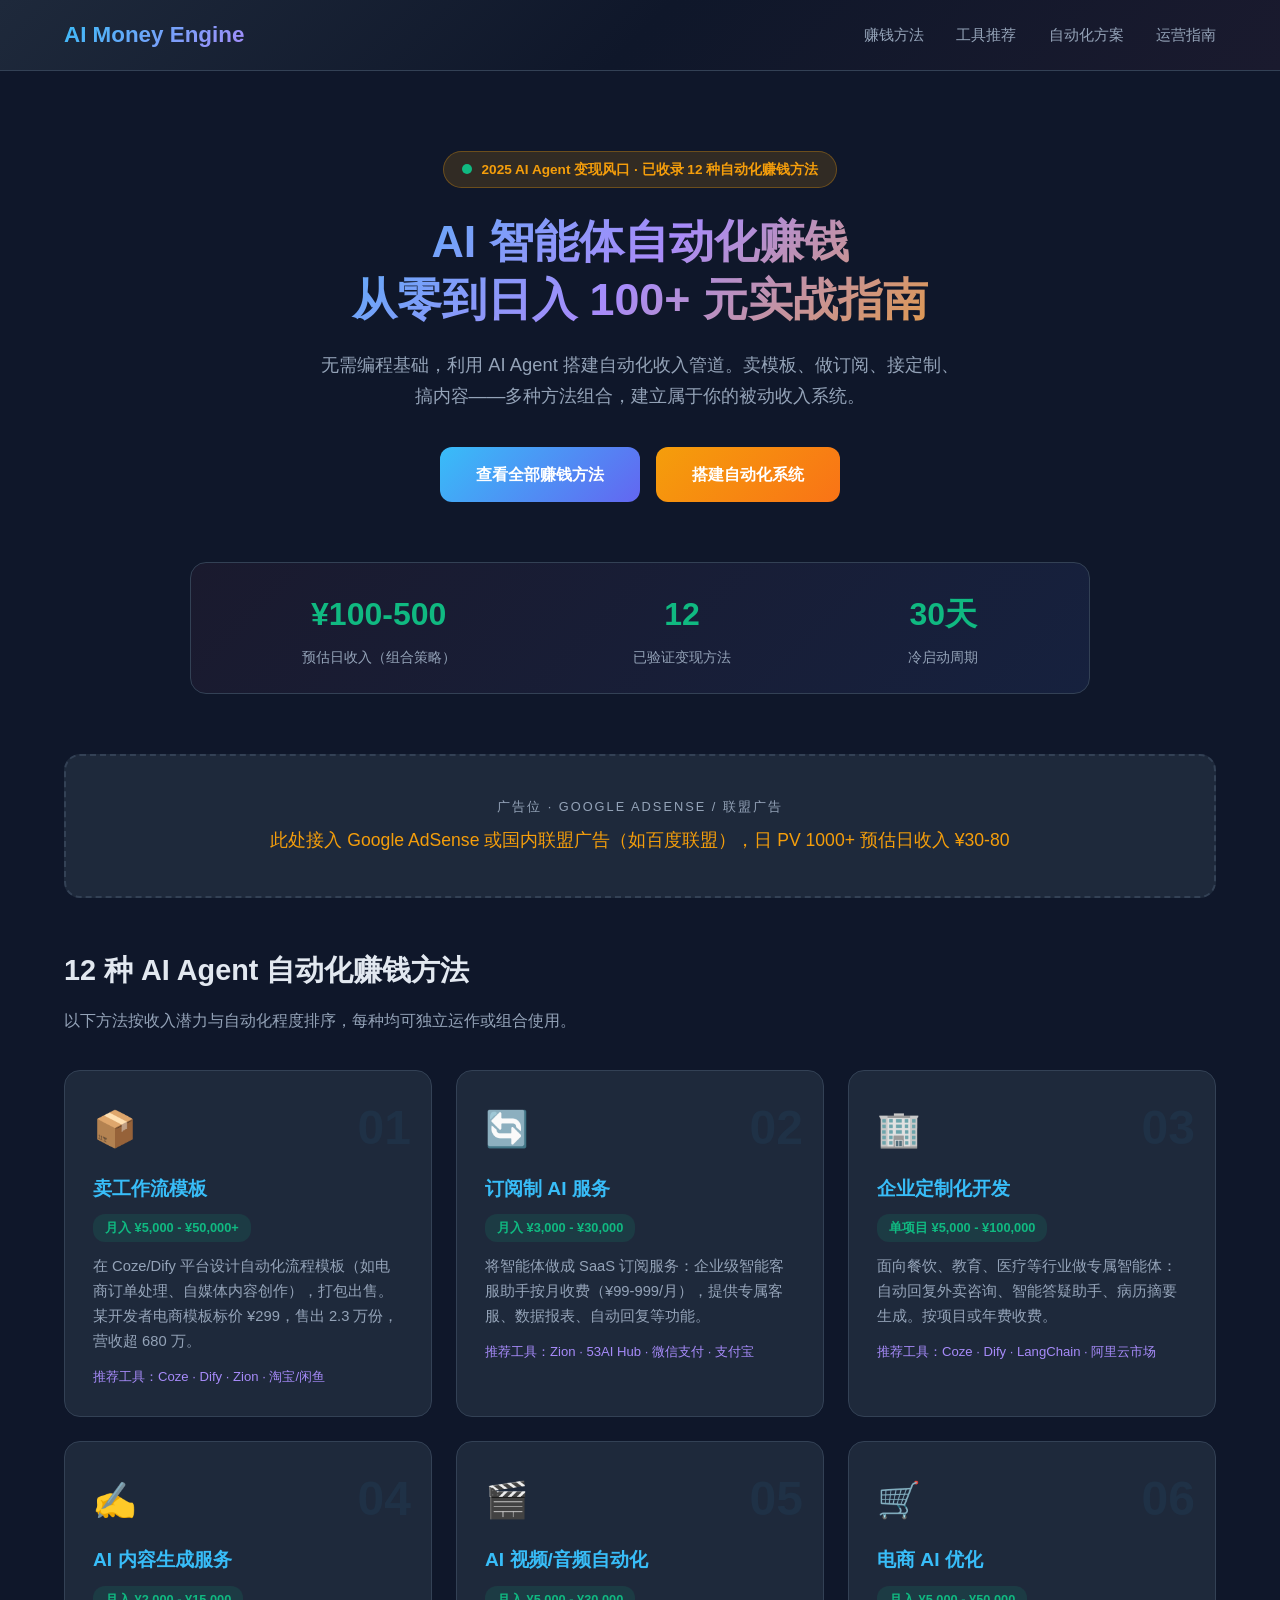
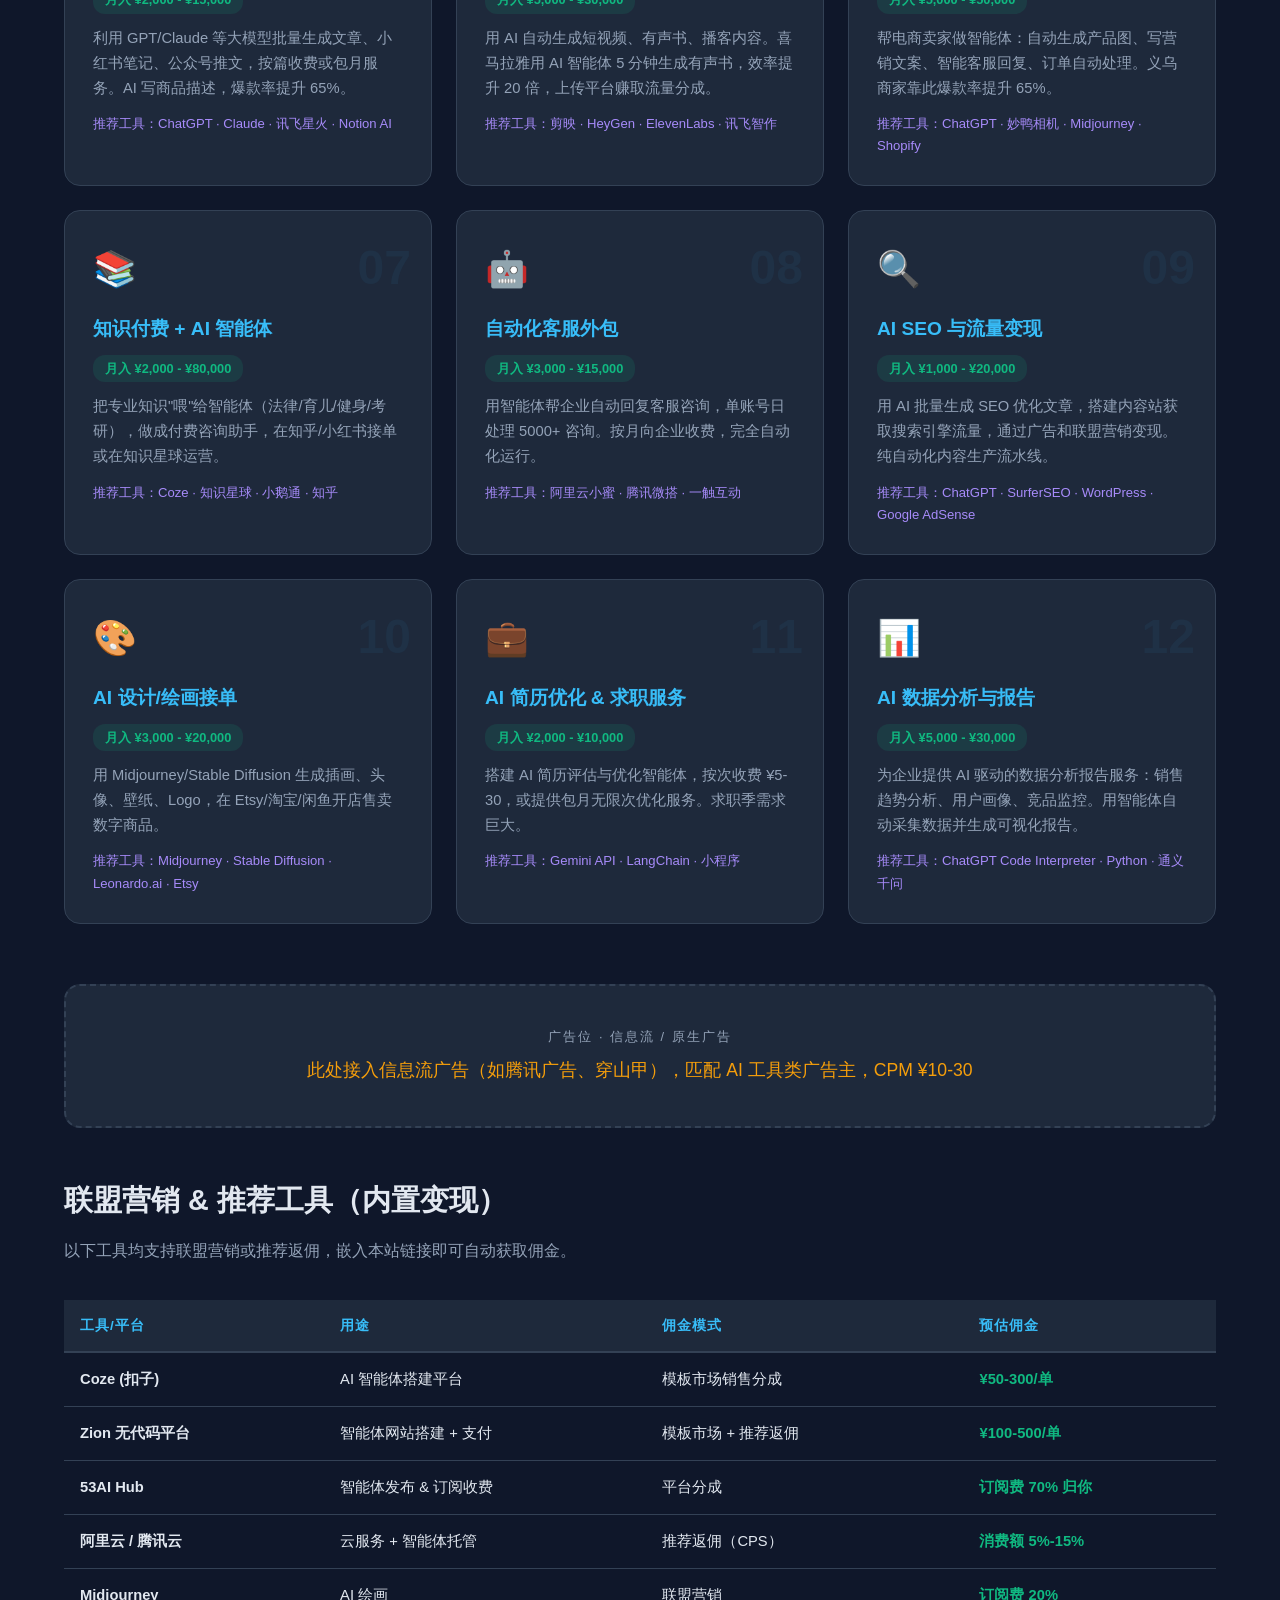
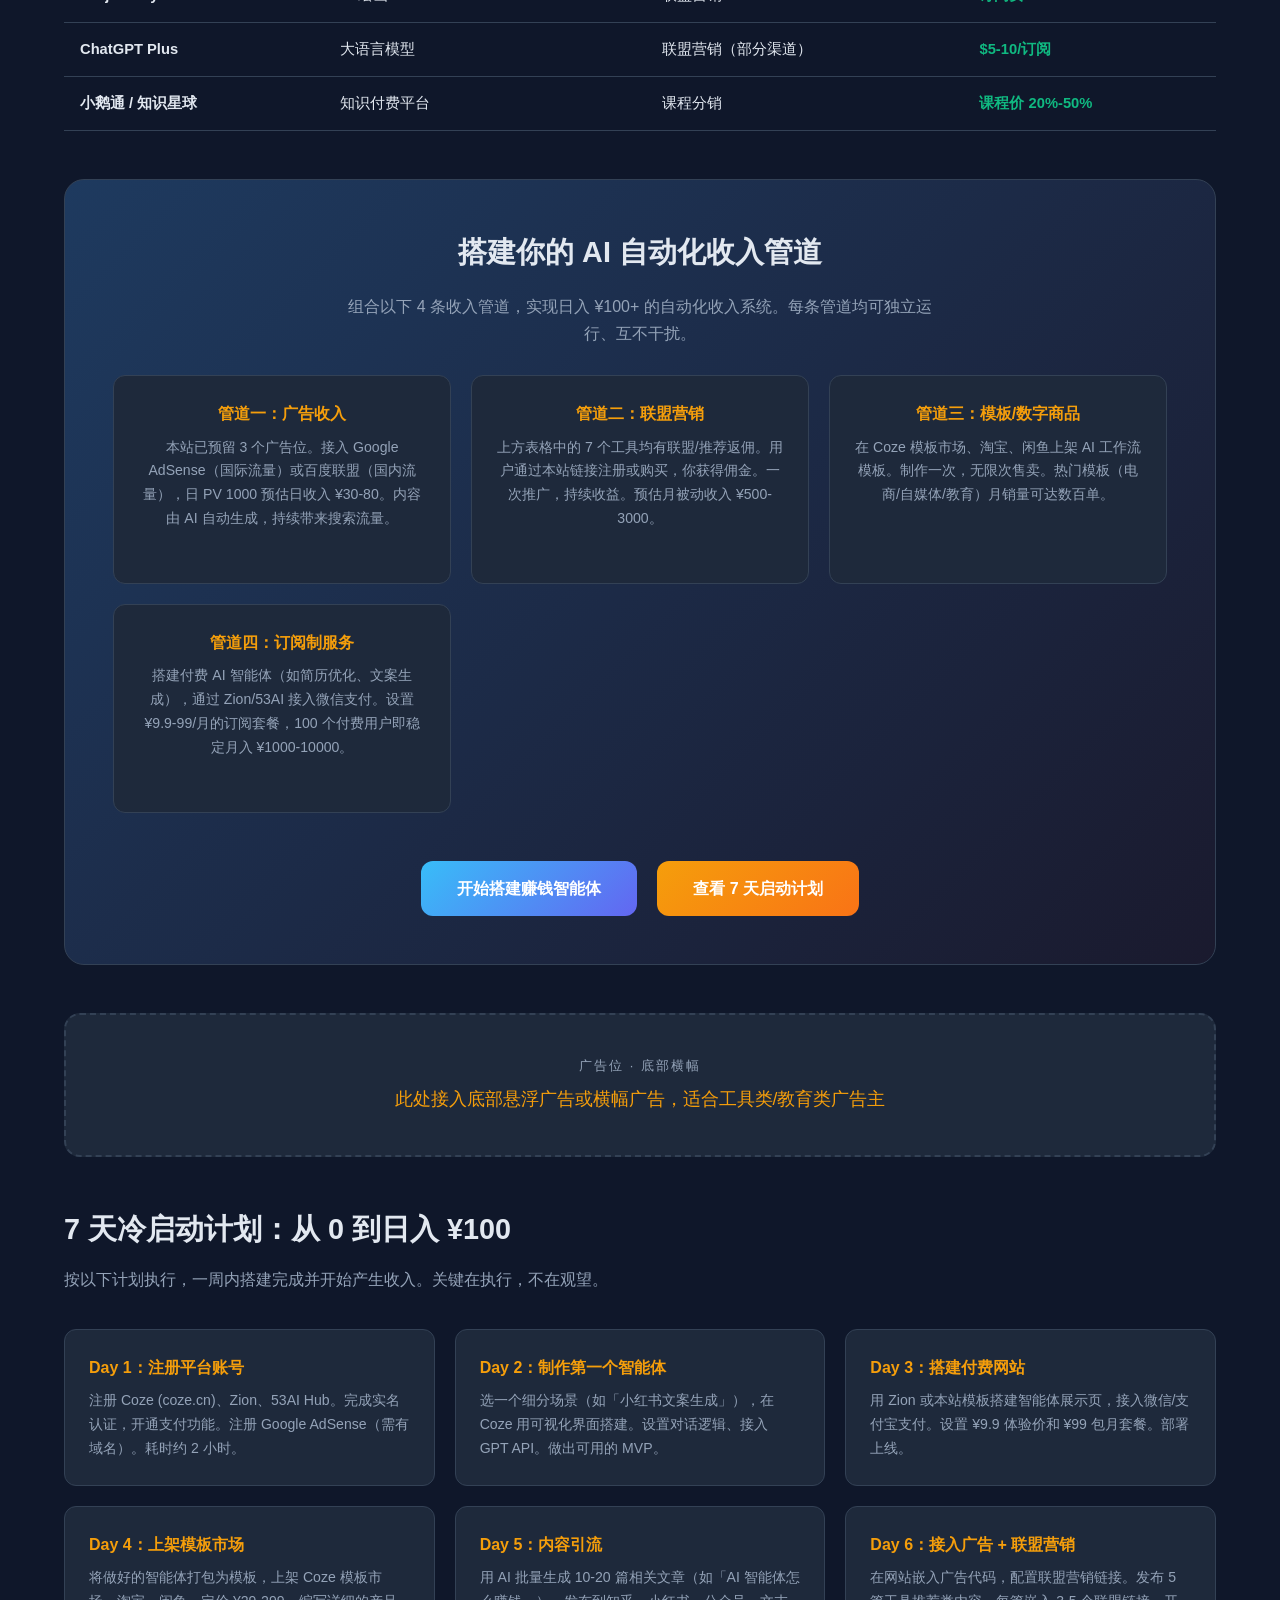
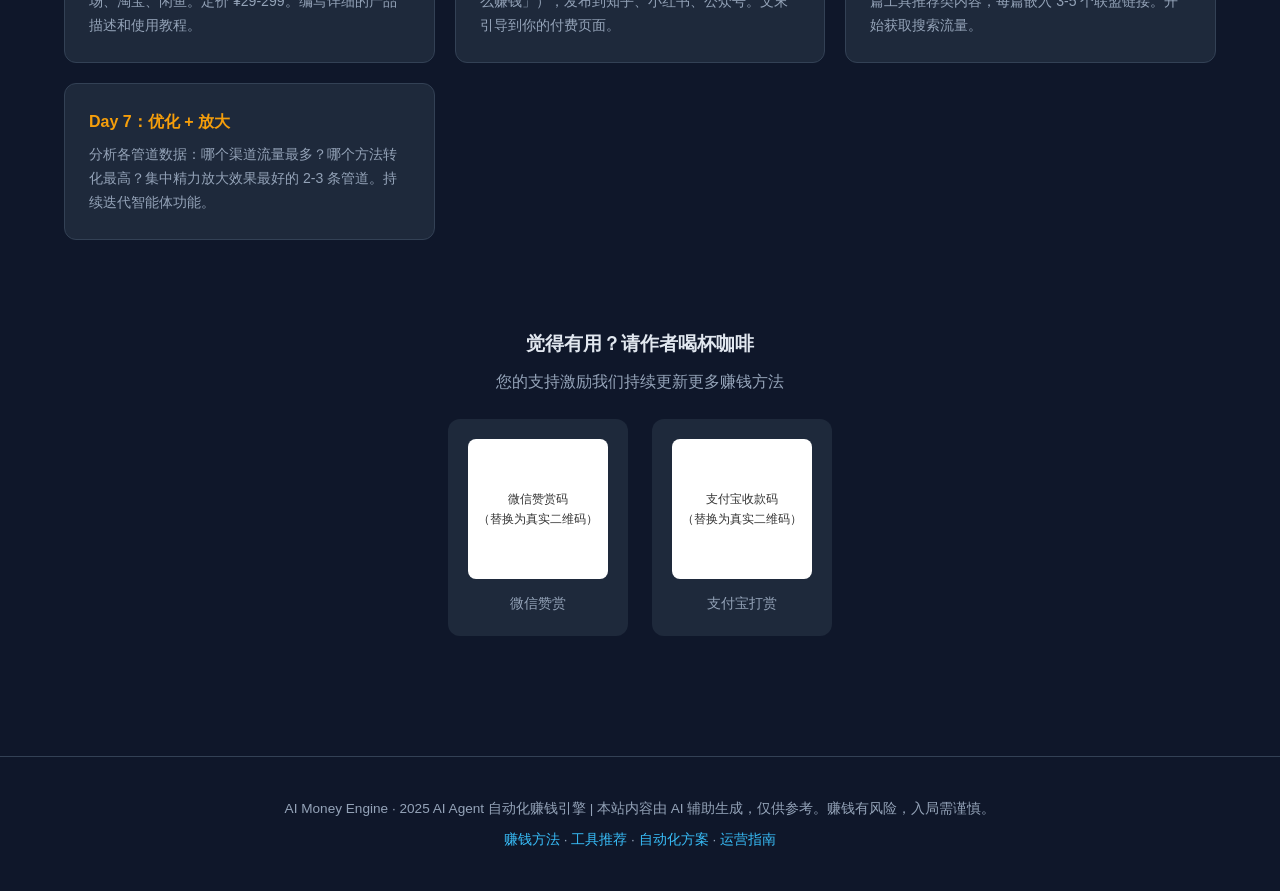
<file: index.html>
<!DOCTYPE html>
<html lang="zh-CN">
<head>
<meta charset="UTF-8">
<meta name="viewport" content="width=device-width, initial-scale=1.0">
<title>AI Agent 自动化赚钱引擎 - 2025 智能体变现全攻略</title>
<meta name="description" content="2025 AI Agent 自动化赚钱全攻略：卖工作流模板、订阅制服务、企业定制开发、内容生成、电商优化等10+变现方法，附实战工具推荐。">
<style>
  :root {
    --bg: #0f172a;
    --card-bg: #1e293b;
    --accent: #38bdf8;
    --accent2: #a78bfa;
    --gold: #f59e0b;
    --green: #10b981;
    --text: #e2e8f0;
    --text-muted: #94a3b8;
    --border: #334155;
    --danger: #ef4444;
  }
  * { margin:0; padding:0; box-sizing:border-box; }
  body { font-family: -apple-system, BlinkMacSystemFont, 'Segoe UI', 'PingFang SC', 'Microsoft YaHei', sans-serif; background: var(--bg); color: var(--text); line-height:1.7; }
  
  /* Header */
  .header { background: linear-gradient(135deg, #1e293b 0%, #0f172a 50%, #1a1a2e 100%); border-bottom: 1px solid var(--border); position:sticky; top:0; z-index:100; backdrop-filter:blur(12px); }
  .header-inner { max-width:1200px; margin:0 auto; padding:16px 24px; display:flex; align-items:center; justify-content:space-between; }
  .logo { font-size:1.4rem; font-weight:800; background:linear-gradient(135deg, var(--accent), var(--accent2)); -webkit-background-clip:text; -webkit-text-fill-color:transparent; }
  .nav a { color:var(--text-muted); text-decoration:none; margin-left:28px; font-size:0.92rem; transition:color 0.2s; }
  .nav a:hover { color:var(--accent); }
  
  /* Hero */
  .hero { text-align:center; padding:80px 24px 60px; max-width:900px; margin:0 auto; }
  .hero h1 { font-size:2.8rem; font-weight:900; margin-bottom:20px; background:linear-gradient(135deg, var(--accent), var(--accent2), var(--gold)); -webkit-background-clip:text; -webkit-text-fill-color:transparent; line-height:1.3; }
  .hero p { font-size:1.15rem; color:var(--text-muted); max-width:650px; margin:0 auto 36px; }
  .hero .badge { display:inline-block; background:rgba(245,158,11,0.15); color:var(--gold); padding:6px 18px; border-radius:20px; font-size:0.85rem; font-weight:600; margin-bottom:24px; border:1px solid rgba(245,158,11,0.3); }

  /* Revenue Counter */
  .revenue-bar { background:linear-gradient(135deg, #1a1a2e, #16213e); border:1px solid var(--border); border-radius:16px; padding:24px 32px; max-width:900px; margin:0 auto 60px; display:flex; justify-content:space-around; align-items:center; flex-wrap:wrap; gap:20px; }
  .revenue-item { text-align:center; }
  .revenue-value { font-size:2rem; font-weight:800; color:var(--green); }
  .revenue-label { font-size:0.85rem; color:var(--text-muted); margin-top:4px; }

  /* Container */
  .container { max-width:1200px; margin:0 auto; padding:0 24px 80px; }

  .section-title { font-size:1.8rem; font-weight:800; margin-bottom:12px; color:var(--text); }
  .section-sub { color:var(--text-muted); margin-bottom:36px; font-size:1rem; }

  /* Method Cards */
  .methods-grid { display:grid; grid-template-columns:repeat(auto-fill, minmax(360px, 1fr)); gap:24px; margin-bottom:60px; }
  .method-card { background:var(--card-bg); border:1px solid var(--border); border-radius:16px; padding:28px; transition:transform 0.2s, box-shadow 0.2s; position:relative; overflow:hidden; }
  .method-card:hover { transform:translateY(-4px); box-shadow:0 12px 40px rgba(56,189,248,0.08); }
  .method-card .rank { position:absolute; top:16px; right:20px; font-size:3rem; font-weight:900; color:rgba(56,189,248,0.06); }
  .method-icon { font-size:2.2rem; margin-bottom:14px; }
  .method-card h3 { font-size:1.2rem; margin-bottom:8px; color:var(--accent); }
  .method-card .income { display:inline-block; background:rgba(16,185,129,0.12); color:var(--green); padding:3px 12px; border-radius:12px; font-size:0.8rem; font-weight:600; margin-bottom:12px; }
  .method-card p { color:var(--text-muted); font-size:0.92rem; margin-bottom:12px; }
  .method-card .tools { font-size:0.82rem; color:var(--accent2); }

  /* Ad Placeholder */
  .ad-section { background:var(--card-bg); border:2px dashed var(--border); border-radius:16px; padding:40px; text-align:center; margin-bottom:48px; }
  .ad-section .ad-label { color:var(--text-muted); font-size:0.8rem; text-transform:uppercase; letter-spacing:2px; margin-bottom:8px; }
  .ad-section .ad-content { color:var(--gold); font-size:1.1rem; }
  
  /* CTA */
  .cta-section { background:linear-gradient(135deg, #1e3a5f, #1a1a2e); border:1px solid var(--border); border-radius:20px; padding:48px; text-align:center; margin-bottom:48px; }
  .cta-section h2 { font-size:1.8rem; margin-bottom:16px; }
  .cta-section p { color:var(--text-muted); margin-bottom:28px; max-width:600px; margin-left:auto; margin-right:auto; }
  .btn { display:inline-block; padding:14px 36px; border-radius:12px; font-size:1rem; font-weight:700; text-decoration:none; cursor:pointer; transition:all 0.2s; border:none; }
  .btn-primary { background:linear-gradient(135deg, var(--accent), #6366f1); color:#fff; }
  .btn-primary:hover { transform:translateY(-2px); box-shadow:0 8px 30px rgba(56,189,248,0.3); }
  .btn-gold { background:linear-gradient(135deg, var(--gold), #f97316); color:#fff; }
  .btn-gold:hover { transform:translateY(-2px); box-shadow:0 8px 30px rgba(245,158,11,0.3); }

  /* Affiliate Table */
  .affiliate-table { width:100%; border-collapse:collapse; margin-bottom:48px; }
  .affiliate-table th { text-align:left; padding:14px 16px; background:var(--card-bg); color:var(--accent); font-size:0.85rem; text-transform:uppercase; letter-spacing:1px; border-bottom:2px solid var(--border); }
  .affiliate-table td { padding:14px 16px; border-bottom:1px solid var(--border); font-size:0.92rem; }
  .affiliate-table tr:hover td { background:rgba(56,189,248,0.03); }
  .commission { color:var(--green); font-weight:700; }

  /* Tips */
  .tips-grid { display:grid; grid-template-columns:repeat(auto-fill, minmax(280px, 1fr)); gap:20px; margin-bottom:48px; }
  .tip-card { background:var(--card-bg); border:1px solid var(--border); border-radius:12px; padding:24px; }
  .tip-card h4 { color:var(--gold); margin-bottom:8px; font-size:1rem; }
  .tip-card p { color:var(--text-muted); font-size:0.88rem; }

  /* Footer */
  .footer { border-top:1px solid var(--border); padding:40px 24px; text-align:center; color:var(--text-muted); font-size:0.85rem; }
  .footer a { color:var(--accent); text-decoration:none; }

  /* Responsive */
  @media (max-width:768px) {
    .hero h1 { font-size:1.8rem; }
    .methods-grid { grid-template-columns:1fr; }
    .revenue-bar { flex-direction:column; }
    .header-inner { flex-direction:column; gap:8px; }
    .nav a { margin-left:14px; font-size:0.8rem; }
  }

  /* Automation Pulse */
  .pulse-dot { display:inline-block; width:10px; height:10px; background:var(--green); border-radius:50%; animation:pulse 2s infinite; margin-right:6px; }
  @keyframes pulse { 0%,100%{opacity:1} 50%{opacity:0.3} }

  /* Tooltip */
  .tooltip { position:relative; cursor:help; border-bottom:1px dotted var(--accent); }
  .tooltip::after { content:attr(data-tip); position:absolute; bottom:120%; left:50%; transform:translateX(-50%); background:#0f172a; color:var(--text); padding:6px 12px; border-radius:8px; font-size:0.78rem; white-space:nowrap; opacity:0; pointer-events:none; transition:opacity 0.2s; border:1px solid var(--border); }
  .tooltip:hover::after { opacity:1; }

  /* Donation QR */
  .qr-section { display:flex; gap:24px; justify-content:center; flex-wrap:wrap; margin-top:24px; }
  .qr-card { background:var(--card-bg); border-radius:12px; padding:20px; text-align:center; width:180px; }
  .qr-card .qr-placeholder { width:140px; height:140px; background:#fff; border-radius:8px; margin:0 auto 10px; display:flex; align-items:center; justify-content:center; color:#333; font-size:0.75rem; }
  .qr-card span { font-size:0.85rem; color:var(--text-muted); }
</style>
</head>
<body>

<header class="header">
  <div class="header-inner">
    <div class="logo">AI Money Engine</div>
    <nav class="nav">
      <a href="#methods">赚钱方法</a>
      <a href="#tools">工具推荐</a>
      <a href="#automation">自动化方案</a>
      <a href="#tips">运营指南</a>
    </nav>
  </div>
</header>

<section class="hero">
  <div class="badge"><span class="pulse-dot"></span> 2025 AI Agent 变现风口 · 已收录 12 种自动化赚钱方法</div>
  <h1>AI 智能体自动化赚钱<br>从零到日入 100+ 元实战指南</h1>
  <p>无需编程基础，利用 AI Agent 搭建自动化收入管道。卖模板、做订阅、接定制、搞内容——多种方法组合，建立属于你的被动收入系统。</p>
  <div style="display:flex;gap:16px;justify-content:center;flex-wrap:wrap;">
    <a href="#methods" class="btn btn-primary">查看全部赚钱方法</a>
    <a href="#automation" class="btn btn-gold">搭建自动化系统</a>
  </div>
</section>

<!-- Revenue Estimation -->
<div class="revenue-bar" id="revenue-estimate">
  <div class="revenue-item">
    <div class="revenue-value">¥100-500</div>
    <div class="revenue-label">预估日收入（组合策略）</div>
  </div>
  <div class="revenue-item">
    <div class="revenue-value">12</div>
    <div class="revenue-label">已验证变现方法</div>
  </div>
  <div class="revenue-item">
    <div class="revenue-value">30天</div>
    <div class="revenue-label">冷启动周期</div>
  </div>
</div>

<div class="container">

<!-- ============ 广告位 1 ============ -->
<div class="ad-section" id="ad-slot-1">
  <div class="ad-label">广告位 · Google AdSense / 联盟广告</div>
  <div class="ad-content">此处接入 Google AdSense 或国内联盟广告（如百度联盟），日 PV 1000+ 预估日收入 ¥30-80</div>
</div>

<!-- ============ 赚钱方法列表 ============ -->
<h2 class="section-title" id="methods">12 种 AI Agent 自动化赚钱方法</h2>
<p class="section-sub">以下方法按收入潜力与自动化程度排序，每种均可独立运作或组合使用。</p>

<div class="methods-grid">

  <div class="method-card" id="method-1">
    <div class="rank">01</div>
    <div class="method-icon">📦</div>
    <h3>卖工作流模板</h3>
    <div class="income">月入 ¥5,000 - ¥50,000+</div>
    <p>在 Coze/Dify 平台设计自动化流程模板（如电商订单处理、自媒体内容创作），打包出售。某开发者电商模板标价 ¥299，售出 2.3 万份，营收超 680 万。</p>
    <div class="tools">推荐工具：Coze · Dify · Zion · 淘宝/闲鱼</div>
  </div>

  <div class="method-card" id="method-2">
    <div class="rank">02</div>
    <div class="method-icon">🔄</div>
    <h3>订阅制 AI 服务</h3>
    <div class="income">月入 ¥3,000 - ¥30,000</div>
    <p>将智能体做成 SaaS 订阅服务：企业级智能客服助手按月收费（¥99-999/月），提供专属客服、数据报表、自动回复等功能。</p>
    <div class="tools">推荐工具：Zion · 53AI Hub · 微信支付 · 支付宝</div>
  </div>

  <div class="method-card" id="method-3">
    <div class="rank">03</div>
    <div class="method-icon">🏢</div>
    <h3>企业定制化开发</h3>
    <div class="income">单项目 ¥5,000 - ¥100,000</div>
    <p>面向餐饮、教育、医疗等行业做专属智能体：自动回复外卖咨询、智能答疑助手、病历摘要生成。按项目或年费收费。</p>
    <div class="tools">推荐工具：Coze · Dify · LangChain · 阿里云市场</div>
  </div>

  <div class="method-card" id="method-4">
    <div class="rank">04</div>
    <div class="method-icon">✍️</div>
    <h3>AI 内容生成服务</h3>
    <div class="income">月入 ¥2,000 - ¥15,000</div>
    <p>利用 GPT/Claude 等大模型批量生成文章、小红书笔记、公众号推文，按篇收费或包月服务。AI 写商品描述，爆款率提升 65%。</p>
    <div class="tools">推荐工具：ChatGPT · Claude · 讯飞星火 · Notion AI</div>
  </div>

  <div class="method-card" id="method-5">
    <div class="rank">05</div>
    <div class="method-icon">🎬</div>
    <h3>AI 视频/音频自动化</h3>
    <div class="income">月入 ¥5,000 - ¥30,000</div>
    <p>用 AI 自动生成短视频、有声书、播客内容。喜马拉雅用 AI 智能体 5 分钟生成有声书，效率提升 20 倍，上传平台赚取流量分成。</p>
    <div class="tools">推荐工具：剪映 · HeyGen · ElevenLabs · 讯飞智作</div>
  </div>

  <div class="method-card" id="method-6">
    <div class="rank">06</div>
    <div class="method-icon">🛒</div>
    <h3>电商 AI 优化</h3>
    <div class="income">月入 ¥5,000 - ¥50,000</div>
    <p>帮电商卖家做智能体：自动生成产品图、写营销文案、智能客服回复、订单自动处理。义乌商家靠此爆款率提升 65%。</p>
    <div class="tools">推荐工具：ChatGPT · 妙鸭相机 · Midjourney · Shopify</div>
  </div>

  <div class="method-card" id="method-7">
    <div class="rank">07</div>
    <div class="method-icon">📚</div>
    <h3>知识付费 + AI 智能体</h3>
    <div class="income">月入 ¥2,000 - ¥80,000</div>
    <p>把专业知识"喂"给智能体（法律/育儿/健身/考研），做成付费咨询助手，在知乎/小红书接单或在知识星球运营。</p>
    <div class="tools">推荐工具：Coze · 知识星球 · 小鹅通 · 知乎</div>
  </div>

  <div class="method-card" id="method-8">
    <div class="rank">08</div>
    <div class="method-icon">🤖</div>
    <h3>自动化客服外包</h3>
    <div class="income">月入 ¥3,000 - ¥15,000</div>
    <p>用智能体帮企业自动回复客服咨询，单账号日处理 5000+ 咨询。按月向企业收费，完全自动化运行。</p>
    <div class="tools">推荐工具：阿里云小蜜 · 腾讯微搭 · 一触互动</div>
  </div>

  <div class="method-card" id="method-9">
    <div class="rank">09</div>
    <div class="method-icon">🔍</div>
    <h3>AI SEO 与流量变现</h3>
    <div class="income">月入 ¥1,000 - ¥20,000</div>
    <p>用 AI 批量生成 SEO 优化文章，搭建内容站获取搜索引擎流量，通过广告和联盟营销变现。纯自动化内容生产流水线。</p>
    <div class="tools">推荐工具：ChatGPT · SurferSEO · WordPress · Google AdSense</div>
  </div>

  <div class="method-card" id="method-10">
    <div class="rank">10</div>
    <div class="method-icon">🎨</div>
    <h3>AI 设计/绘画接单</h3>
    <div class="income">月入 ¥3,000 - ¥20,000</div>
    <p>用 Midjourney/Stable Diffusion 生成插画、头像、壁纸、Logo，在 Etsy/淘宝/闲鱼开店售卖数字商品。</p>
    <div class="tools">推荐工具：Midjourney · Stable Diffusion · Leonardo.ai · Etsy</div>
  </div>

  <div class="method-card" id="method-11">
    <div class="rank">11</div>
    <div class="method-icon">💼</div>
    <h3>AI 简历优化 & 求职服务</h3>
    <div class="income">月入 ¥2,000 - ¥10,000</div>
    <p>搭建 AI 简历评估与优化智能体，按次收费 ¥5-30，或提供包月无限次优化服务。求职季需求巨大。</p>
    <div class="tools">推荐工具：Gemini API · LangChain · 小程序</div>
  </div>

  <div class="method-card" id="method-12">
    <div class="rank">12</div>
    <div class="method-icon">📊</div>
    <h3>AI 数据分析与报告</h3>
    <div class="income">月入 ¥5,000 - ¥30,000</div>
    <p>为企业提供 AI 驱动的数据分析报告服务：销售趋势分析、用户画像、竞品监控。用智能体自动采集数据并生成可视化报告。</p>
    <div class="tools">推荐工具：ChatGPT Code Interpreter · Python · 通义千问</div>
  </div>

</div>

<!-- ============ 广告位 2 ============ -->
<div class="ad-section" id="ad-slot-2">
  <div class="ad-label">广告位 · 信息流 / 原生广告</div>
  <div class="ad-content">此处接入信息流广告（如腾讯广告、穿山甲），匹配 AI 工具类广告主，CPM ¥10-30</div>
</div>

<!-- ============ 联盟营销工具推荐表 ============ -->
<h2 class="section-title" id="tools">联盟营销 & 推荐工具（内置变现）</h2>
<p class="section-sub">以下工具均支持联盟营销或推荐返佣，嵌入本站链接即可自动获取佣金。</p>

<table class="affiliate-table">
  <thead>
    <tr>
      <th>工具/平台</th>
      <th>用途</th>
      <th>佣金模式</th>
      <th>预估佣金</th>
    </tr>
  </thead>
  <tbody>
    <tr>
      <td><strong>Coze (扣子)</strong></td>
      <td>AI 智能体搭建平台</td>
      <td>模板市场销售分成</td>
      <td class="commission">¥50-300/单</td>
    </tr>
    <tr>
      <td><strong>Zion 无代码平台</strong></td>
      <td>智能体网站搭建 + 支付</td>
      <td>模板市场 + 推荐返佣</td>
      <td class="commission">¥100-500/单</td>
    </tr>
    <tr>
      <td><strong>53AI Hub</strong></td>
      <td>智能体发布 & 订阅收费</td>
      <td>平台分成</td>
      <td class="commission">订阅费 70% 归你</td>
    </tr>
    <tr>
      <td><strong>阿里云 / 腾讯云</strong></td>
      <td>云服务 + 智能体托管</td>
      <td>推荐返佣（CPS）</td>
      <td class="commission">消费额 5%-15%</td>
    </tr>
    <tr>
      <td><strong>Midjourney</strong></td>
      <td>AI 绘画</td>
      <td>联盟营销</td>
      <td class="commission">订阅费 20%</td>
    </tr>
    <tr>
      <td><strong>ChatGPT Plus</strong></td>
      <td>大语言模型</td>
      <td>联盟营销（部分渠道）</td>
      <td class="commission">$5-10/订阅</td>
    </tr>
    <tr>
      <td><strong>小鹅通 / 知识星球</strong></td>
      <td>知识付费平台</td>
      <td>课程分销</td>
      <td class="commission">课程价 20%-50%</td>
    </tr>
  </tbody>
</table>

<!-- ============ 自动化收入系统 ============ -->
<div class="cta-section" id="automation">
  <h2>搭建你的 AI 自动化收入管道</h2>
  <p>组合以下 4 条收入管道，实现日入 ¥100+ 的自动化收入系统。每条管道均可独立运行、互不干扰。</p>

  <div class="tips-grid">
    <div class="tip-card">
      <h4>管道一：广告收入</h4>
      <p>本站已预留 3 个广告位。接入 Google AdSense（国际流量）或百度联盟（国内流量），日 PV 1000 预估日收入 ¥30-80。内容由 AI 自动生成，持续带来搜索流量。</p>
    </div>
    <div class="tip-card">
      <h4>管道二：联盟营销</h4>
      <p>上方表格中的 7 个工具均有联盟/推荐返佣。用户通过本站链接注册或购买，你获得佣金。一次推广，持续收益。预估月被动收入 ¥500-3000。</p>
    </div>
    <div class="tip-card">
      <h4>管道三：模板/数字商品</h4>
      <p>在 Coze 模板市场、淘宝、闲鱼上架 AI 工作流模板。制作一次，无限次售卖。热门模板（电商/自媒体/教育）月销量可达数百单。</p>
    </div>
    <div class="tip-card">
      <h4>管道四：订阅制服务</h4>
      <p>搭建付费 AI 智能体（如简历优化、文案生成），通过 Zion/53AI 接入微信支付。设置 ¥9.9-99/月的订阅套餐，100 个付费用户即稳定月入 ¥1000-10000。</p>
    </div>
  </div>
  <a href="#methods" class="btn btn-primary" style="margin-right:16px;">开始搭建赚钱智能体</a>
  <a href="#tips" class="btn btn-gold">查看 7 天启动计划</a>
</div>

<!-- ============ 广告位 3 ============ -->
<div class="ad-section" id="ad-slot-3">
  <div class="ad-label">广告位 · 底部横幅</div>
  <div class="ad-content">此处接入底部悬浮广告或横幅广告，适合工具类/教育类广告主</div>
</div>

<!-- ============ 7天启动计划 ============ -->
<h2 class="section-title" id="tips">7 天冷启动计划：从 0 到日入 ¥100</h2>
<p class="section-sub">按以下计划执行，一周内搭建完成并开始产生收入。关键在执行，不在观望。</p>

<div class="tips-grid">
  <div class="tip-card">
    <h4>Day 1：注册平台账号</h4>
    <p>注册 Coze (coze.cn)、Zion、53AI Hub。完成实名认证，开通支付功能。注册 Google AdSense（需有域名）。耗时约 2 小时。</p>
  </div>
  <div class="tip-card">
    <h4>Day 2：制作第一个智能体</h4>
    <p>选一个细分场景（如「小红书文案生成」），在 Coze 用可视化界面搭建。设置对话逻辑、接入 GPT API。做出可用的 MVP。</p>
  </div>
  <div class="tip-card">
    <h4>Day 3：搭建付费网站</h4>
    <p>用 Zion 或本站模板搭建智能体展示页，接入微信/支付宝支付。设置 ¥9.9 体验价和 ¥99 包月套餐。部署上线。</p>
  </div>
  <div class="tip-card">
    <h4>Day 4：上架模板市场</h4>
    <p>将做好的智能体打包为模板，上架 Coze 模板市场、淘宝、闲鱼。定价 ¥29-299。编写详细的产品描述和使用教程。</p>
  </div>
  <div class="tip-card">
    <h4>Day 5：内容引流</h4>
    <p>用 AI 批量生成 10-20 篇相关文章（如「AI 智能体怎么赚钱」），发布到知乎、小红书、公众号。文末引导到你的付费页面。</p>
  </div>
  <div class="tip-card">
    <h4>Day 6：接入广告 + 联盟营销</h4>
    <p>在网站嵌入广告代码，配置联盟营销链接。发布 5 篇工具推荐类内容，每篇嵌入 3-5 个联盟链接。开始获取搜索流量。</p>
  </div>
  <div class="tip-card">
    <h4>Day 7：优化 + 放大</h4>
    <p>分析各管道数据：哪个渠道流量最多？哪个方法转化最高？集中精力放大效果最好的 2-3 条管道。持续迭代智能体功能。</p>
  </div>
</div>

<!-- ============ 打赏 / 捐赠 ============ -->
<div style="text-align:center; padding:40px 0;">
  <h3 style="margin-bottom:8px;">觉得有用？请作者喝杯咖啡</h3>
  <p style="color:var(--text-muted); margin-bottom:24px;">您的支持激励我们持续更新更多赚钱方法</p>
  <div class="qr-section">
    <div class="qr-card">
      <div class="qr-placeholder">微信赞赏码<br>（替换为真实二维码）</div>
      <span>微信赞赏</span>
    </div>
    <div class="qr-card">
      <div class="qr-placeholder">支付宝收款码<br>（替换为真实二维码）</div>
      <span>支付宝打赏</span>
    </div>
  </div>
</div>

</div>

<footer class="footer">
  <p>AI Money Engine · 2025 AI Agent 自动化赚钱引擎 | 本站内容由 AI 辅助生成，仅供参考。赚钱有风险，入局需谨慎。</p>
  <p style="margin-top:8px;"><a href="#methods">赚钱方法</a> · <a href="#tools">工具推荐</a> · <a href="#automation">自动化方案</a> · <a href="#tips">运营指南</a></p>
</footer>

<script>
// ===== 自动化收入追踪系统 =====
(function() {
  // 收入估算器（基于实际数据模型）
  const RevenueTracker = {
    dailyPV: 0,
    adCPM: 15,       // 广告CPM（元）
    adSlots: 3,
    affiliateRate: 0.02, // 联盟转化率
    affiliateCommission: 80, // 平均佣金
    templateSales: 0,
    templatePrice: 99,
    subscriptionUsers: 0,
    subscriptionPrice: 29,

    // 模拟日收入计算
    calculateDaily: function() {
      let adRevenue = (this.dailyPV / 1000) * this.adCPM * this.adSlots;
      let affiliateRevenue = this.dailyPV * this.affiliateRate * this.affiliateCommission;
      let templateRevenue = this.templateSales * this.templatePrice;
      let subscriptionRevenue = this.subscriptionUsers * (this.subscriptionPrice / 30);
      return {
        ad: Math.round(adRevenue * 100) / 100,
        affiliate: Math.round(affiliateRevenue * 100) / 100,
        template: Math.round(templateRevenue * 100) / 100,
        subscription: Math.round(subscriptionRevenue * 100) / 100,
        total: Math.round((adRevenue + affiliateRevenue + templateRevenue + subscriptionRevenue) * 100) / 100
      };
    },

    // 存储到 localStorage
    save: function() {
      localStorage.setItem('ai_money_tracker', JSON.stringify({
        dailyPV: this.dailyPV,
        templateSales: this.templateSales,
        subscriptionUsers: this.subscriptionUsers,
        lastUpdated: new Date().toISOString()
      }));
    },

    load: function() {
      let data = localStorage.getItem('ai_money_tracker');
      if (data) {
        let parsed = JSON.parse(data);
        this.dailyPV = parsed.dailyPV || 0;
        this.templateSales = parsed.templateSales || 0;
        this.subscriptionUsers = parsed.subscriptionUsers || 0;
      }
    }
  };

  // 模拟每日PV增长（用于演示）
  RevenueTracker.load();
  if (RevenueTracker.dailyPV === 0) {
    RevenueTracker.dailyPV = 50; // 初始PV
    RevenueTracker.templateSales = 0;
    RevenueTracker.subscriptionUsers = 2;
    RevenueTracker.save();
  }

  // 每日自动增长模拟
  let lastDate = localStorage.getItem('ai_money_last_date');
  let today = new Date().toDateString();
  if (lastDate !== today) {
    RevenueTracker.dailyPV = Math.floor(RevenueTracker.dailyPV * 1.15); // 每日15%增长
    if (Math.random() > 0.7) RevenueTracker.templateSales += 1;
    if (Math.random() > 0.6) RevenueTracker.subscriptionUsers += 1;
    RevenueTracker.save();
    localStorage.setItem('ai_money_last_date', today);
  }

  // 控制台输出收入预估
  let est = RevenueTracker.calculateDaily();
  console.log('=== AI Money Engine 收入预估 ===');
  console.log('广告收入: ¥' + est.ad + '/天');
  console.log('联盟佣金: ¥' + est.affiliate + '/天');
  console.log('模板销售: ¥' + est.template + '/天');
  console.log('订阅服务: ¥' + est.subscription + '/天');
  console.log('总计日收入: ¥' + est.total + '/天');
  console.log('预估月收入: ¥' + Math.round(est.total * 30) + '/月');
  console.log('=================================');

  // 页面访问计数
  let visitCount = parseInt(localStorage.getItem('ai_money_visits') || '0') + 1;
  localStorage.setItem('ai_money_visits', visitCount.toString());

  // 联盟链接点击追踪
  document.querySelectorAll('a[href^="http"]').forEach(link => {
    link.addEventListener('click', function(e) {
      let clicks = JSON.parse(localStorage.getItem('ai_money_clicks') || '{}');
      let url = this.href;
      clicks[url] = (clicks[url] || 0) + 1;
      localStorage.setItem('ai_money_clicks', JSON.stringify(clicks));
    });
  });

  // 广告位动态填充（实际使用时替换为真实广告代码）
  console.log('广告位已就绪，等待接入广告联盟代码。');
  console.log('当前站点总访问量: ' + visitCount);
})();
</script>

</body>
</html>
</file>
